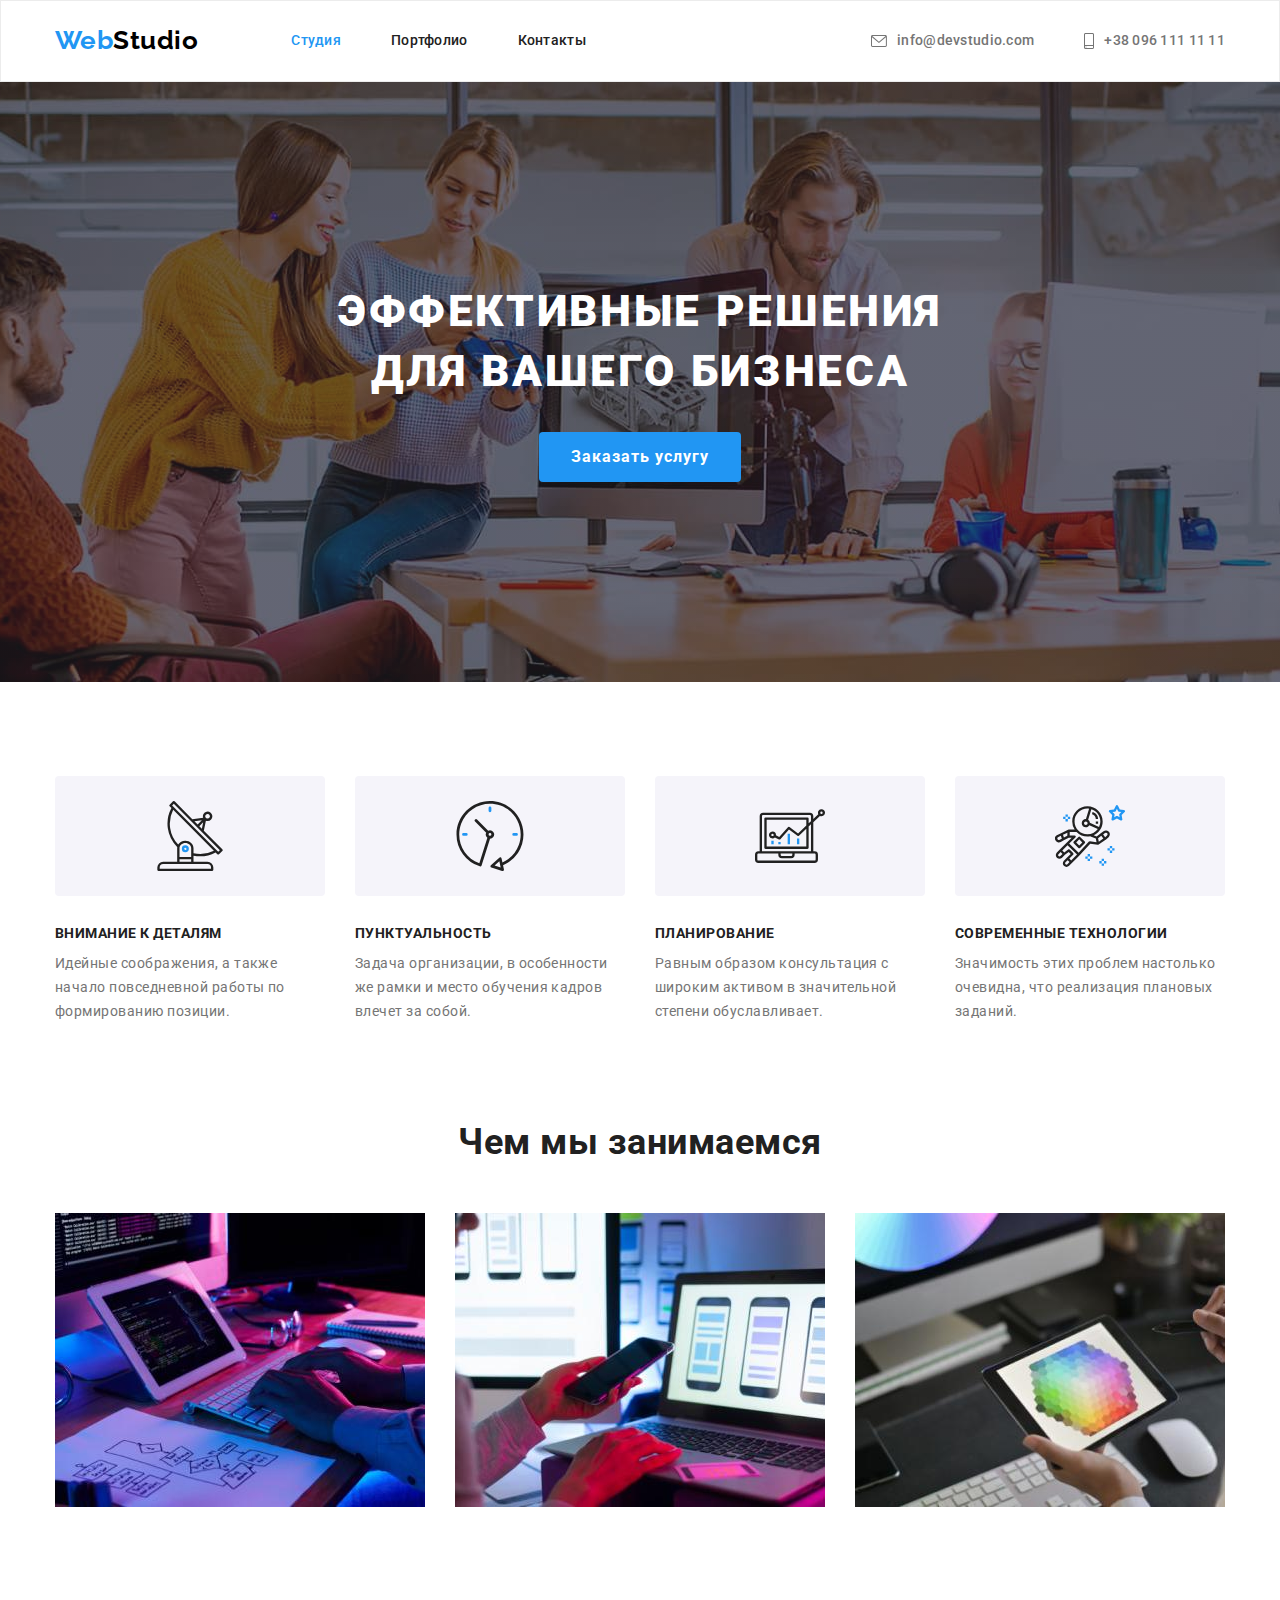
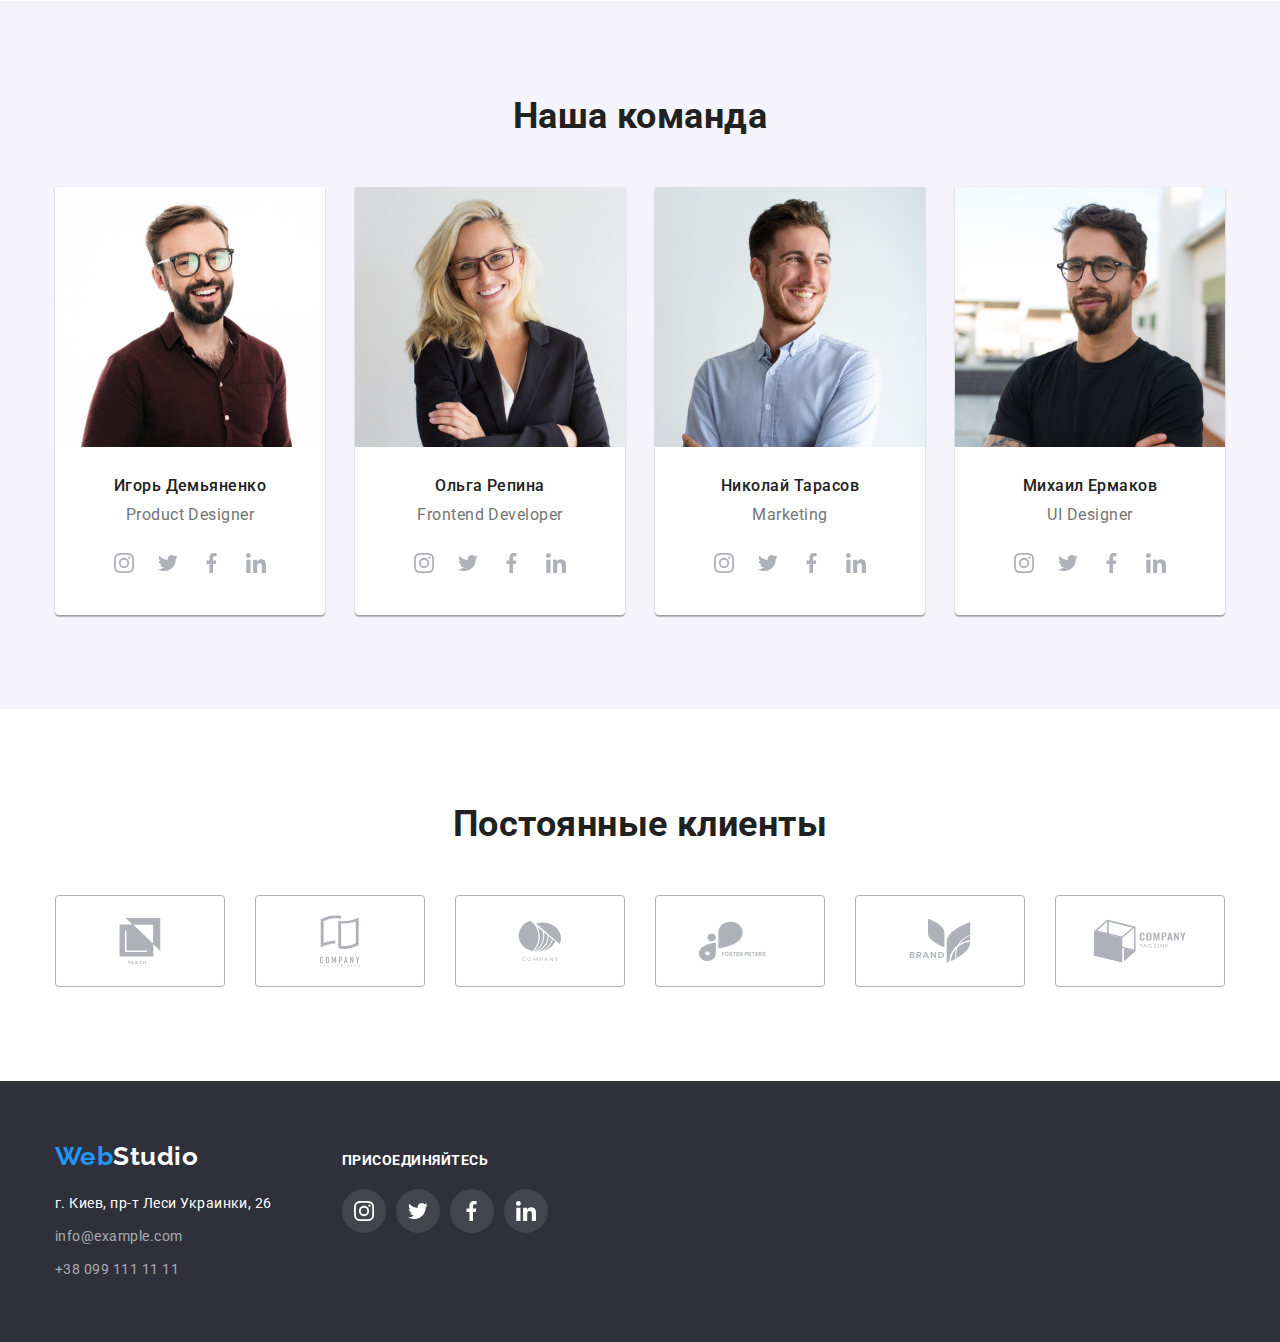
<file: index.html>
<!DOCTYPE html>
<html lang="ru">
<head>
    <meta charset="UTF-8">
    <meta http-equiv="X-UA-Compatible" content="IE=edge">
    <meta name="viewport" content="width=device-width, initial-scale=1.0">
    <title>Студия</title>
    <link rel="preconnect" href="https://fonts.googleapis.com">
    <link rel="preconnect" href="https://fonts.gstatic.com" crossorigin>
    <link 
        href="https://fonts.googleapis.com/css2?family=Raleway:wght@700&family=Roboto:wght@400;500;700;900&display=swap" 
        rel="stylesheet">
    <link rel="stylesheet" href="https://cdnjs.cloudflare.com/ajax/libs/modern-normalize/1.1.0/modern-normalize.min.css">
    <link rel="stylesheet" href="./css/styles.css">
</head>
<body>  
    <!--1 блок - логотип, посилання-->
    
    <header class="header">
     <div class="container header-container">
       <nav class="header-navigation">
            <a class="header-logo link" href="/"><span class="colortext-web"> Web</span>Studio</a>
            <ul class="header-list list">
                <li class="header-item"><a href="./index.html" class="header-link link current">Студия</a></li>
                <li class="header-item"><a href="./portfolio.html" class="header-link link">Портфолио</a></li>
                <li class="header-item"><a href="/" class="header-link link">Контакты</a></li>
            </ul>
       </nav>
        <div class="header-tel-mail"> 
            <ul class="header-list list">
                <li class="header-item icon">
                    <a href="mailto:info@devstudio.com" class="header-mail link">
                        <svg class="header-icon" width="16px" height="12px" >
                            <use href="./images/sprite.svg#icon-envelope" class="envelop"></use>
                        </svg> info@devstudio.com</a></li>
                <li class="header-item icon">
                    <a href="tel:+380961111111" class="header-tel link">
                        <svg class="header-icon" width="10px" height="16px">
                            <use href="./images/sprite.svg#icon-smartphone"></use>
                        </svg>+38 096 111 11 11</a></li>
            </ul>
        </div>
    </div>

    </header>
    <!-- основний блок - заголовок, кнопка тощо-->
    <main class="main ">
        <section class="hero section">
            <div class="container">
                <h1 class="hero-title">Эффективные решения для вашего бизнеса</h1>
                <button class="hero-btn" type="button">Заказать услугу</button>
            </div>
        </section>

        <!--опис якостей-->
        <section class="feature section">
            <div class="container">
            <!--<h2 class="feature-title">Особенности</h2>--> 
                <ul class="feature-list list">
                    <li class="feature-item">
                        <div class="image-section">
                        <svg class="image-icon" width="70" height="70">
                            <use href="./images/sprite.svg#icon-antenna-1"></use>
                        </svg></div>
                        <h3 class="feature-third-title">Внимание к деталям</h3>
                        <p class="feature-text">Идейные соображения, а также начало повседневной работы по формированию позиции.</p>
                    </li>
                    <li class="feature-item">
                        <div class="image-section">
                        <svg class="image-icon" width="70" height="70" >
                            <use href="./images/sprite.svg#icon-clock-1" ></use>
                        </svg></div>
                        <h3 class="feature-third-title">Пунктуальность</h3>
                        <p class="feature-text">Задача организации, в особенности же рамки и место обучения кадров влечет за собой.</p>
                    </li>
                    <li class="feature-item">
                       <div class="image-section">
                            <svg class="image-icon" width="70px" height="70px">
                            <use href="./images/sprite.svg#icon-diagram-1" ></use>
                        </svg></div>
                        <h3 class="feature-third-title">Планирование</h3>
                        <p class="feature-text">Равным образом консультация с широким активом в значительной степени обуславливает.</p>
                    </li>
                    <li class="feature-item">
                        <div class="image-section">
                            <svg class="image-icon" width="70" height="70">
                            <use href="./images/sprite.svg#icon-astronaut-1"></use>
                        </svg></div>
                        <h3 class="feature-third-title">Современные технологии</h3>
                        <p class="feature-text">Значимость этих проблем настолько очевидна, что реализация плановых заданий.</p>
                    </li>
                </ul>
            </div>
        </section>
        
        <!--Чем мы занимаемся - картинки-->
        <section class="about section">
            <div class="container">
            <h2 class="about-title">Чем мы занимаемся</h2>
                <ul class="about-list list">
                    <li class="about-item">
                        <img src="./images/1-img1.jpg" 
                        alt="написание кода" 
                        width="370"
                        height="294">
                    </li>
                    <li class="about-item">
                        <img src="./images/1-img2.jpg"
                        alt="создание макета телефона"
                        width="370"
                        height="294">
                        </li>
                    <li class="about-item">
                        <img src="./images/1-img3.jpg" 
                        alt="выбор палитры цветов для сайта" 
                        width="370"
                        height="294">
                    </li>
                </ul>
            </div>
        </section>

        <!--наша команда-->
        <section class="team section">
            <div class="container">
            <h2 class="team-title">Наша команда</h2>
                <ul class="team-list list">
                    <li class="team-item">
                        <img src="./images/2-img1.jpg" alt="Игорь Демьяненко улыбается "
                        width="270"
                        height="260">
                        <div class="team-name">
                            <h3 class="team-third-title">Игорь Демьяненко</h3>
                            <p class="team-text" lang="en">Product Designer</p>
                            <ul class="team-list-icon list">
                                 <li class="team-item-icon "><a href="" class="social">
                                    <svg class="social-icon" width="20px" height="20px">
                                        <use href="./images/sprite.svg#icon-instagram-2" class="envelop"></use>
                                    </svg></a>
                                 </li>
                                <li class="team-item-icon "><a href="" class="social">
                                    <svg class="social-icon" width="20px" height="20px">
                                        <use href="./images/sprite.svg#icon-twitter" class="envelop"></use>
                                    </svg></a>
                                </li>
                                <li class="team-item-icon "><a href="" class="social">
                                    <svg class="social-icon" width="20px" height="20px">
                                        <use href="./images/sprite.svg#icon-facebook" class="envelop"></use>
                                    </svg></a>
                                </li>
                                <li class="team-item-icon "><a href="" class="social">
                                    <svg class="social-icon" width="20px" height="20px">
                                        <use href="./images/sprite.svg#icon-linkedin-1" class="envelop"></use>
                                    </svg></a>
                                </li>
                            </ul>
                        </div>
                    </li>
                    <li class="team-item">
                        <img src="./images/2-img2.jpg"  alt="Ольга Репина улыбается" 
                        width="270"
                        height="260">
                        <div class="team-name">
                            <h3 class="team-third-title">Ольга Репина</h3>
                            <p class="team-text" lang="en">Frontend Developer</p>
                            <ul class="team-list-icon list">
                                <li class="team-item-icon "><a href="" class="social">
                                    <svg class="social-icon" width="20px" height="20px">
                                        <use href="./images/sprite.svg#icon-instagram-2" class="envelop"></use>
                                    </svg></a>
                                </li>
                                <li class="team-item-icon "><a href="" class="social">
                                    <svg class="social-icon" width="20px" height="20px">
                                        <use href="./images/sprite.svg#icon-twitter" class="envelop"></use>
                                    </svg></a>
                                </li>
                                <li class="team-item-icon "><a href="" class="social">
                                    <svg class="social-icon" width="20px" height="20px">
                                        <use href="./images/sprite.svg#icon-facebook" class="envelop"></use>
                                    </svg></a>
                                </li>
                                <li class="team-item-icon "><a href="" class="social">
                                    <svg class="social-icon" width="20px" height="20px">
                                        <use href="./images/sprite.svg#icon-linkedin-1" class="envelop"></use>
                                    </svg></a>
                                </li>
                                </ul>
                        </div>
                    </li>
                    <li class="team-item">
                        <img src="./images/2-img3.jpg" alt="Николай Тарасов улыбается" 
                        width="270"
                        height="260">
                        <div class="team-name">
                            <h3 class="team-third-title">Николай Тарасов</h3>
                            <p class="team-text" lang="en">Marketing</p>
                            <ul class="team-list-icon list">
                                <li class="team-item-icon "><a href="" class="social">
                                    <svg class="social-icon" width="20px" height="20px">
                                        <use href="./images/sprite.svg#icon-instagram-2" class="envelop"></use>
                                    </svg></a>
                                </li>
                                <li class="team-item-icon "><a href="" class="social">
                                    <svg class="social-icon" width="20px" height="20px">
                                        <use href="./images/sprite.svg#icon-twitter" class="envelop"></use>
                                    </svg></a>
                                </li>
                                <li class="team-item-icon "><a href="" class="social">
                                    <svg class="social-icon" width="20px" height="20px">
                                        <use href="./images/sprite.svg#icon-facebook" class="envelop"></use>
                                    </svg></a>
                                </li>
                                <li class="team-item-icon "><a href="" class="social">
                                    <svg class="social-icon" width="20px" height="20px">
                                        <use href="./images/sprite.svg#icon-linkedin-1" class="envelop"></use>
                                    </svg></a>
                                </li>
                                </ul>
                        </div>  
                    </li>
                    <li class="team-item">
                        <img src="./images/2-img4.jpg"  alt="Михаил Ермаков улыбается" 
                        width="270" 
                        height="260">
                        <div class="team-name">
                            <h3 class="team-third-title">Михаил Ермаков</h3>
                            <p class="team-text" lang="en">UI Designer</p>
                            <ul class="team-list-icon list">
                                 <li class="team-item-icon "><a href="" class="social">
                                    <svg class="social-icon" width="20px" height="20px">
                                        <use href="./images/sprite.svg#icon-instagram-2" class="envelop"></use>
                                    </svg></a>
                                 </li>
                                <li class="team-item-icon "><a href="" class="social">
                                    <svg class="social-icon" width="20px" height="20px">
                                        <use href="./images/sprite.svg#icon-twitter" class="envelop"></use>
                                    </svg></a>
                                </li>
                                <li class="team-item-icon "><a href="" class="social">
                                    <svg class="social-icon" width="20px" height="20px">
                                        <use href="./images/sprite.svg#icon-facebook" class="envelop"></use>
                                    </svg></a>
                                </li>
                                <li class="team-item-icon "><a href="" class="social">
                                    <svg class="social-icon" width="20px" height="20px">
                                        <use href="./images/sprite.svg#icon-linkedin-1" class="envelop"></use>
                                    </svg></a>
                                </li>
                                </ul>
                        </div>
                    </li>
                </ul>
            </div>
        </section>

        <section class="client">
            <div class="container">
                <h2 class="client-title">Постоянные клиенты</h2>
                <ul class="client-list list">
                    <li class="client-item link"><a href="" class="client-link">
                        <svg class="client-icon" width="46" height="46.7">
                            <use href="./images/sprite.svg#icon-YA-Co"></use>
                        </svg>
                    </a></li>
                    <li class="client-item link"><a href="/" class="client-link">
                        <svg class="client-icon"  width="40" height="52">
                            <use href="./images/sprite.svg#icon-Company-here"></use>
                       </svg>
                      </a></li>
                    <li class="client-item link"><a href="/" class="client-link">
                        <svg class="client-icon"  width="43.46" height="41.18">
                                <use href="./images/sprite.svg#icon-Company"></use>
                        </svg>
                    </a></li>                  
                    <li class="client-item link"><a href="/" class="client-link">
                        <svg class="client-icon"  width="84.44" height="40.62">
                           <use href="./images/sprite.svg#icon-Foster-Peters"></use>
                        </svg>
                    </a></li>
                    <li class="client-item link"><a href="/" class="client-link">
                         <svg class="client-icon"  width="62.54" height="45.43">
                               <use href="./images/sprite.svg#icon-Brand"></use>
                        </svg>
                    </a></li>
                    <li class="client-item link"><a href="/" class="client-link">
                        <svg class="client-icon"  width="93.79" height="43.93">
                            <use href="./images/sprite.svg#icon-Company-tag-line"></use>
                         </svg>
                    </a></li>
                </ul>
            </div>
        </section>
    </main>
    <!--Подвал-->
    <footer class="footer">
        <div class="container pulse">
            <div class="footer-boxlogo">
                    <a class="footer-logo link" href="/"><span class="colortext-web"> Web</span>Studio</a>
                    <address class="footer-adress">
                        <ul class="footer-list list">
                            <li class="footer-item link"><a href="https://goo.gl/maps/DAEXvJHMG6pkdcDC8" 
                                target="_blank" 
                                rel="noopener noreferrer" class="footer-map link">г. Киев, пр-т Леси Украинки, 26</a></li>
                            <li class="footer-item link"><a href="mailto:info@example.com" class="footer-mail link">info@example.com</a></li>
                            <li class="footer-item link"><a href="tel:+380991111111" class="footer-tel link">+38 099 111 11 11</a></li>
                        </ul>
                    </address>
            </div>
               <div class="footer-icon">
                    <p class="footer-third-title">ПРИСОЕДИНЯЙТЕСЬ</p>
                    <ul class="footer-list-icon list">
                        <li class="footer-item-icon "><a href="" class="footer-social">
                            <svg class="social-icon" width="20px" height="20px">
                                <use href="./images/sprite.svg#icon-instagram-2"></use>
                            </svg></a>
                        </li>
                        <li class="footer-item-icon "><a href="" class="footer-social">
                            <svg class="social-icon" width="20px" height="20px">
                                <use href="./images/sprite.svg#icon-twitter" ></use>
                            </svg></a>
                        </li>
                        <li class="footer-item-icon "><a href="" class="footer-social">
                            <svg class="social-icon" width="20px" height="20px">
                                <use href="./images/sprite.svg#icon-facebook"></use>
                            </svg></a>
                        </li>
                        <li class="footer-item-icon "><a href="" class="footer-social">
                            <svg class="social-icon" width="20px" height="20px">
                                <use href="./images/sprite.svg#icon-linkedin-1" ></use>
                            </svg></a>
                        </li>
                     </ul>
                </div>
        </div>
    </footer>
</body>
</html>
</file>
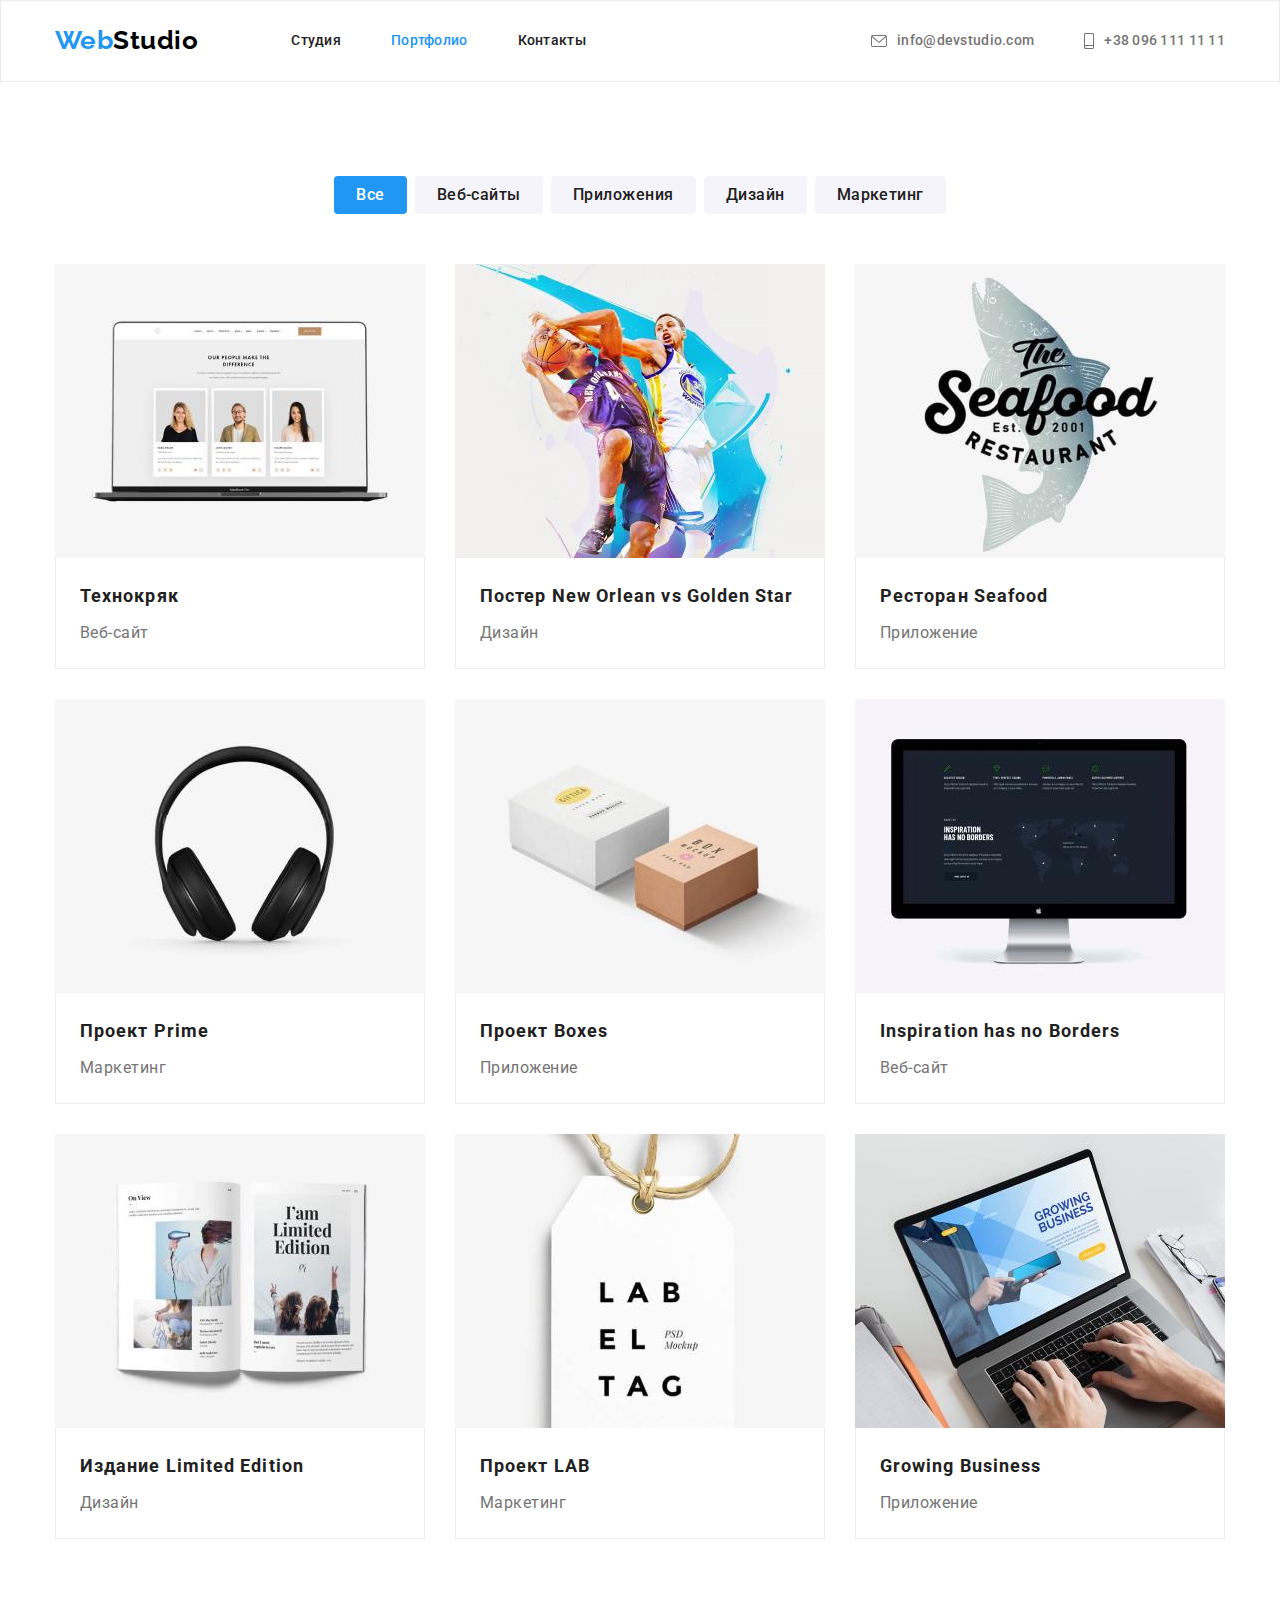
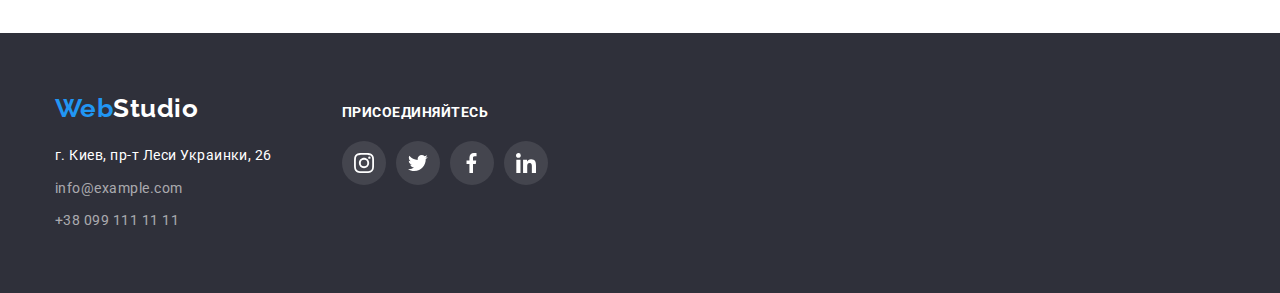
<file: portfolio.html>
<!DOCTYPE html>
<html lang="ru">
<head>
    <meta charset="UTF-8">
    <meta http-equiv="X-UA-Compatible" content="IE=edge">
    <meta name="viewport" content="width=device-width, initial-scale=1.0">
    <title>Портфолио</title>
    <link rel="preconnect" href="https://fonts.googleapis.com">
    <link rel="preconnect" href="https://fonts.gstatic.com" crossorigin>
    <link 
        href="https://fonts.googleapis.com/css2?family=Raleway:wght@700&family=Roboto:wght@400;500;700;900&display=swap"
        rel="stylesheet">
    <link rel="stylesheet" href="https://cdnjs.cloudflare.com/ajax/libs/modern-normalize/1.1.0/modern-normalize.min.css">     
    <link rel="stylesheet" href="./css/styles.css">
</head>
<body>
    <!--1 блок - логотип, посилання-->
    
    <header class="header">
        <div class="container header-container">
            <nav class="header-navigation">
                <a class="header-logo link" href="/"><span class="colortext-web"> Web</span>Studio</a>
                <ul class="header-list list">
                    <li class="header-item"><a href="./index.html" class="header-link link">Студия</a></li>
                    <li class="header-item"><a href="./portfolio.html" class="header-link link current">Портфолио</a></li>
                    <li class="header-item"><a href="/" class="header-link link">Контакты</a></li>
                </ul>
            </nav>
        <div class="header-tel-mail">
            <ul class="header-list list">
                <li class="header-item icon">
                    <a href="mailto:info@devstudio.com" class="header-mail link">
                        <svg class="header-icon" width="16px" height="12px">
                            <use href="./images/sprite.svg#icon-envelope" class="envelop"></use>
                        </svg> info@devstudio.com</a>
                </li>
                <li class="header-item icon">
                    <a href="tel:+380961111111" class="header-tel link">
                        <svg class="header-icon" width="10px" height="16px">
                            <use href="./images/sprite.svg#icon-smartphone"></use>
                        </svg>+38 096 111 11 11</a>
                </li>
            </ul>
        </div>
        </div>
    </header>
    

    <!-- основний блок -->
    <main class="main">
        <section class="mainhero section"> 
            <div class="container">
            <h1 hidden>НАБОР ПРОЕКТОВ</h1>
                <ul class="mainhero-listbtn list">
                    <li class="mainhero-item"><button class="mainhero-btn current" type="button">Все</button></li>
                    <li class="mainhero-item"><button class="mainhero-btn" type="button">Веб-сайты</button></li>
                    <li class="mainhero-item"><button class="mainhero-btn" type="button">Приложения</button></li>
                    <li class="mainhero-item"><button class="mainhero-btn" type="button">Дизайн</button></li>
                    <li class="mainhero-item"><button class="mainhero-btn" type="button">Маркетинг</button></li>
                </ul>
            <ul class="mainhero-list list">
                <li  class="mainhero-pictures "><a href="" class="mainhero-card link">
                    <img src="./images/3-img1.jpg" alt="Технокряк" width="370" height="294">
                    <div class="mainhero-name">
                        <h2 class="mainhero-title">Технокряк</h2>
                        <p class="mainhero-text">Веб-сайт</p>
                    </div></a>
                </li>
                <li class="mainhero-pictures"><a href="" class="mainhero-card link">
                    <img src="./images/3-img2.jpg" alt="Игра в баскетбол" width="370" height="294">
                    <div class="mainhero-name">
                        <h2 class="mainhero-title" lang="en">Постер New Orlean vs Golden Star</h2>
                        <p class="mainhero-text">Дизайн</p>
                    </div></a>
                </li>
                <li class="mainhero-pictures"><a href="" class="mainhero-card link">
                    <img src="./images/3-img3.jpg" alt="логотип ресторана" width="370" height="294">
                    <div class="mainhero-name">
                        <h2 class="mainhero-title" lang="en">Ресторан Seafood</h2>
                        <p class="mainhero-text">Приложение</p>
                    </div></a>
                </li>
                <li class="mainhero-pictures"><a href="" class="mainhero-card link">
                    <img src="./images/3-img4.jpg" alt="Наушники" width="370" height="294">
                    <div class="mainhero-name">
                        <h2 class="mainhero-title" lang="en">Проект Prime</h2>
                        <p class="mainhero-text">Маркетинг</p>
                    </div></a>
                </li>
                <li class="mainhero-pictures"><a href="" class="mainhero-card link">
                    <img src="./images/3-img5.jpg" alt="две коробки" width="370" height="294">
                    <div class="mainhero-name">
                        <h2 class="mainhero-title" lang="en">Проект Boxes</h2>
                        <p class="mainhero-text">Приложение</p>
                    </div></a>
                </li>
                <li class="mainhero-pictures"><a href="" class="mainhero-card link">
                    <img src="./images/3-img6.jpg" alt="екран компьютера" width="370" height="294">
                    <div class="mainhero-name">
                        <h2 class="mainhero-title" lang="en">Inspiration has no Borders</h2>
                        <p class="mainhero-text">Веб-сайт</p>
                    </div></a>
                </li>
                <li class="mainhero-pictures"><a href="" class="mainhero-card link">
                    <img src="./images/3-img7.jpg" alt="книга" width="370" height="294">
                    <div class="mainhero-name">
                        <h2 class="mainhero-title" lang="en">Издание Limited Edition</h2>
                        <p class="mainhero-text">Дизайн</p>
                    </div></a>
                </li>
                <li class="mainhero-pictures"><a href="" class="mainhero-card link">
                    <img src="./images/3-img8.jpg" alt="логотип проекта" width="370" height="294">
                    <div class="mainhero-name">
                        <h2 class="mainhero-title" lang="en">Проект LAB</h2>
                        <p class="mainhero-text">Маркетинг</p>
                    </div></a>
                </li>
                <li class="mainhero-pictures"><a href="" class="mainhero-card link">
                    <img src="./images/3-img9.jpg" alt="работа за ноутбуком" width="370" height="294">
                    <div class="mainhero-name">
                        <h2 class="mainhero-title" lang="en">Growing Business</h2>
                        <p class="mainhero-text">Приложение</p>
                    </div></a>
                </li>
            </ul>
            </div>
        </section>
    </main>

    <!--Подвал-->
<footer class="footer">
    <div class="container pulse">
        <div class="footer-boxlogo">
            <a class="footer-logo link" href="/"><span class="colortext-web"> Web</span>Studio</a>
            <address class="footer-adress">
                <ul class="footer-list list">
                    <li class="footer-item link"><a href="https://goo.gl/maps/DAEXvJHMG6pkdcDC8" target="_blank"
                            rel="noopener noreferrer" class="footer-map link">г. Киев, пр-т Леси Украинки, 26</a></li>
                    <li class="footer-item link"><a href="mailto:info@example.com"
                            class="footer-mail link">info@example.com</a></li>
                    <li class="footer-item link"><a href="tel:+380991111111" class="footer-tel link">+38 099 111 11
                            11</a></li>
                </ul>
            </address>
        </div>
        <div class="footer-icon">
            <p class="footer-third-title">ПРИСОЕДИНЯЙТЕСЬ</p>
            <ul class="footer-list-icon list">
                <li class="footer-item-icon "><a href="" class="footer-social">
                    <svg class="social-icon" width="20px" height="20px">
                        <use href="./images/sprite.svg#icon-instagram-2"></use>
                  </svg></a>
                </li>
                <li class="footer-item-icon "><a href="" class="footer-social">
                     <svg class="social-icon" width="20px" height="20px">
                        <use href="./images/sprite.svg#icon-twitter"></use>
                      </svg></a>
                </li>
                <li class="footer-item-icon "><a href="" class="footer-social">
                     <svg class="social-icon" width="20px" height="20px">
                        <use href="./images/sprite.svg#icon-facebook"></use>
                     </svg></a>
                  </li>
                 <li class=" footer-item-icon "><a href="" class=" footer-social">
                      <svg class="social-icon" width="20px" height="20px">
                        <use href="./images/sprite.svg#icon-linkedin-1"></use>
                    </svg></a>
                </li>
            </ul>
        </div>
    </div>
</footer>
</body>
</html>
</file>
<file: css/styles.css>
html {
  box-sizing: border-box;
}
*,
*::after,
*::before {
  box-sizing: inherit;
}

:root {
  --white-color: #ffffff;
  --white-light-color: #f5f4fa;
  --white-middle-color: 1px solid #eeeeee;

  --black-color: #000000;
  --black-light-color: #212121;
  --black-shadow-color: rgba(0, 0, 0, 0.15);
  --black-blue-color: #2f303a;

  --grey-color: #757575;
  --grey-light-color: rgba(255, 255, 255, 0.6);
  --grey-muddy-color: rgba(175, 177, 184, 1);
  --grey-black-color: 0px 1px 3px rgba(0, 0, 0, 0.12),
    0px 1px 1px rgba(0, 0, 0, 0.14), 0px 2px 1px rgba(0, 0, 0, 0.2);
  --grey-middle-color: 1px solid #ececec;
  --grey-html-color: #e5e5e5;

  --blue-light-color: #2196f3;
}

body {
  margin: auto;
  font-family: "Roboto", sans-serif;
  letter-spacing: 0.03em;
  background-color: var(--white-color);
  color: var(--grey-color);
}

h1,
h2,
h3,
h4,
h5,
h6,
p {
  margin: 0px;
}
ul {
  margin: 0px;
  padding: 0px;
}
img {
  display: block;
  max-width: 100%;
  height: auto;
}

.container {
  margin-left: auto;
  margin-right: auto;
  width: 1200px;
  padding-left: 15px;
  padding-right: 15px;
}
.section {
  padding-top: 94px;
  padding-bottom: 94px;
}
.list {
  padding: 0px;
  margin: 0px;
  list-style: none;
}

.link {
  text-decoration: none;
}

/*-----1 блок - логотип, посилання------*/
.header {
  margin-left: auto;
  margin-right: auto;
  border: var(--grey-middle-color);
}

.header-logo,
.footer-logo {
  font-family: "Raleway", sans-serif;
  font-style: normal;
  font-weight: 700;
  font-size: 26px;
  line-height: 1.19;
}

.header-logo {
  display: inline-block;
  padding-top: 24px;
  padding-bottom: 25px;
  margin-right: 93px;
  color: var(--black-color);
}

.header-item {
  margin-right: 50px;
}
.header-item:last-child {
  margin-right: 0px;
}
.colortext-web {
  color: var(--blue-light-color);
}
.header-navigation {
  display: flex;
  align-items: center;
}
.header-list {
  display: flex;
  align-items: center;
}
.header-container {
  display: flex;
  align-items: center;
}
.header-tel-mail {
  margin-left: auto;
}
.header-link {
  display: inline-block;
  padding-top: 32px;
  padding-bottom: 32px;
  font-weight: 500;
  font-size: 14px;
  line-height: 1.14;
  letter-spacing: 0.02em;
  color: var(--black-light-color);
}
.header-icon {
  margin-right: 10px;
  fill: currentColor;
}
.icon:hover,
.icon:focus {
  fill: var(--blue-light-color);
}

.header-mail {
  display: flex;
  align-items: center;
}

.header-mail,
.header-tel {
  display: flex;
  padding-top: 32px;
  padding-bottom: 32px;
  font-weight: 500;
  font-size: 14px;
  line-height: 1.14;
  letter-spacing: 0.02em;
  color: var(--grey-color);
}
.header-link:hover,
.header-link:focus,
.header-mail:hover,
.header-mail:focus,
.header-tel:hover,
.header-tel:focus,
.footer-map:hover,
.footer-map:focus,
.footer-mail:hover,
.footer-mail:focus,
.footer-tel:hover,
.footer-tel:focus {
  color: var(--blue-light-color);
}

.header-link.current {
  color: var(--blue-light-color);
}

/*----------Oсновний блок------------*/
.hero {
  text-align: center;
}
.hero-title {
  margin-left: auto;
  margin-right: auto;
  margin-bottom: 30px;
  width: 696px;
  height: 120px;
  font-weight: 900;
  font-size: 44px;
  line-height: 1.36;
  letter-spacing: 0.06em;
  text-transform: uppercase;
  color: var(--white-color);
}
.hero-btn {
  display: inline-block;
  padding: 10px 32px;
  font-family: "Roboto", sans-serif;
  font-style: normal;
  font-weight: 700;
  font-size: 16px;
  line-height: 1.87;
  align-items: center;
  letter-spacing: 0.06em;
  color: var(--white-color);
  background: var(--blue-light-color);
  border: 0px;
  border-radius: 4px;
}

.hero-btn,
.mainhero-btn {
  cursor: pointer;
}

.hero {
  max-width: 1600px;
  height: 600px;
  padding-top: 200px;
  padding-bottom: 200px;
  margin-left: auto;
  margin-right: auto;
  margin-bottom: 0px;
  background-color: var(--black-blue-color);
  background-image: linear-gradient(
      to right,
      rgba(47, 48, 58, 0.4),
      rgba(47, 48, 58, 0.4)
    ),
    url(../images/0-Img0.jpg);
  background-repeat: no-repeat;
  background-position: center;
}

/*-------опис якостей------*/

/*.feature-title {
  font-weight: 700;
  font-size: 36px;
  line-height: 1.17;
  text-align: center;
  letter-spacing: 0.03em;
  color: var(--black-light-color);
}*/

.feature-list {
  display: flex;
}
.feature-item:not(:last-child) {
  margin-right: 30px;
}
.feature-third-title {
  margin-bottom: 10px;
  font-weight: 700;
  font-size: 14px;
  line-height: 1.14;
  text-transform: uppercase;
  color: var(--black-light-color);
}

.feature-text {
  width: 270px;
  height: 75px;
  font-weight: 400;
  font-size: 14px;
  line-height: 1.71;
  color: var(--grey-color);
}
.image-section {
  height: 120px;
  margin-bottom: 30px;
  display: flex;
  justify-content: center;
  align-items: center;
  background: var(--white-light-color);
  box-sizing: border-box;
  border-radius: 4px;
}

/*------ABOUT----*/
.about {
  padding-top: 0px;
}
.about-list {
  display: flex;
}
.about-item {
  margin-right: 30px;
}
.about-item:last-child {
  margin-right: 0px;
}
.about-title {
  margin-bottom: 50px;
  font-weight: 700px;
  font-size: 36px;
  line-height: 1.17;
  text-align: center;
  color: var(--black-light-color);
}

/*---TEAM----*/
.team {
  padding-top: 94px;
  padding-bottom: 94px;
  background-color: var(--white-light-color);
}
.team-list {
  display: flex;
}

.team-item {
  margin-right: 30px;
}
.team-item:last-child {
  margin-right: 0px;
}
.team-title {
  margin-bottom: 50px;
  font-weight: 700;
  font-size: 36px;
  line-height: 1.17;
  text-align: center;
  color: var(--black-light-color);
}
.team-third-title {
  margin-bottom: 10px;
  font-weight: 500;
  font-size: 16px;
  line-height: 1.18;
  text-align: center;
  color: var(--black-light-color);
}
.team-text {
  margin-bottom: 16px;
  font-weight: 400;
  font-size: 16px;
  line-height: 1.18;
  text-align: center;
  color: var(--grey-color);
}

.team-item {
  width: 270px;
  top: 1635px;
  background-color: var(--white-color);
  box-shadow: var(--grey-black-color);
  border-radius: 0px 0px 4px 4px;
}
.team-name {
  padding: 30px 32px;
}
.team-list-icon {
  display: flex;
  justify-content: center;
}
.social {
  height: 44px;
  width: 44px;
  margin-right: 10px;
  display: flex;
  justify-content: center;
  align-items: center;
  border-radius: 50%;
  fill: var(--grey-muddy-color);
}
.social:last-child {
  margin-right: 0px;
}
.social:hover,
.social:focus {
  fill: var(--white-color);
  background: var(--blue-light-color);
}

/*----Клиент-----*/
.client {
  padding-top: 94px;
  padding-bottom: 94px;
}
.client-title {
  margin-bottom: 50px;
  font-weight: 700;
  font-size: 36px;
  line-height: 1.17;
  text-align: center;
  color: var(--black-light-color);
}
.client-list {
  display: flex;
  align-items: center;
}
.client-item {
  margin-right: 30px;
}
.client-item:last-child {
  margin-right: 0px;
}
.client-link {
  width: 170px;
  height: 92px;
  display: flex;
  justify-content: center;
  align-items: center;
  border: 1px solid #afb1b8;
  box-sizing: border-box;
  border-radius: 4px;
  fill: var(--grey-muddy-color);
}

.client-link:hover,
.client-link:focus {
  fill: var(--blue-light-color);
  border: 1px solid #2196f3;
}

/*----------FOOTER-------*/
.footer-adress {
  margin-top: 20px;
}
.footer-logo {
  color: var(--white-color);
}
.footer-map {
  display: inline-block;
  font-style: normal;
  font-weight: normal;
  font-size: 14px;
  line-height: 1.71;
  color: var(--white-color);
}

.footer-item {
  margin-bottom: 9px;
}
.footer-item:last-child {
  margin-bottom: 0px;
}

.footer-mail,
.footer-tel {
  display: inline-block;
  font-style: normal;
  font-weight: normal;
  font-size: 14px;
  line-height: 1.71;
  color: var(--grey-light-color);
}
.footer {
  padding-top: 60px;
  padding-bottom: 60px;
  margin-left: auto;
  margin-right: auto;
  background-color: var(--black-blue-color);
}
.pulse {
  display: flex;
  align-items: baseline;
}
.footer-boxlogo {
  margin-right: 70px;
}
.footer-link:hover,
.footer-link:focus {
  color: var(--blue-light-color);
}
.footer-third-title {
  margin-bottom: 20px;
  font-weight: 700;
  font-size: 14px;
  line-height: 1.14;
  color: var(--white-color);
}

.footer-list-icon {
  display: flex;
}
.footer-item-icon {
  margin-right: 10px;
}

.footer-social {
  height: 44px;
  width: 44px;
  display: flex;
  justify-content: center;
  align-items: center;
  border-radius: 50%;
  background: rgba(255, 255, 255, 0.1);
  fill: var(--white-color);
}
.footer-item-icon:last-child {
  margin-right: 0px;
}

.footer-social:hover,
.footer-social:focus {
  background: var(--blue-light-color);
}
/*---------ПОРТФОЛИО-MAIN--------------*/

/*-------BUTTON--------*/

.mainhero-listbtn {
  display: flex;
  justify-content: center;
  margin-bottom: 50px;
}
.mainhero-item {
  margin-right: 8px;
}
.mainhero-item:last-child {
  margin-right: 0px;
}

.mainhero-btn {
  display: inline-block;
  padding: 6px 22px;
  font-family: "Roboto", sans-serif;
  font-style: normal;
  font-weight: 500;
  font-size: 16px;
  line-height: 1.62;
  text-align: center;
  letter-spacing: 0.03em;
  color: var(--black-light-color);
  background-color: var(--white-light-color);
  border: 0px;
  border-radius: 4px;
}

.mainhero-btn:hover,
.mainhero-btn:focus {
  color: var(--white-color);
  background-color: var(--blue-light-color);
  box-shadow: 0 10px 10px -5px rgba(0, 0, 0, 0.3);
}
.mainhero-btn.current {
  color: var(--white-color);
  background-color: var(--blue-light-color);
}
/*----PICTURES----*/

.mainhero-list {
  display: flex;
  flex-wrap: wrap;
}

.mainhero-pictures {
  width: 370px;
  margin-right: 30px;
  margin-bottom: 30px;
}
.mainhero-pictures:nth-last-child(-n + 3) {
  margin-bottom: 0px;
}
.mainhero-pictures:nth-child(3n) {
  margin-right: 0px;
}
.mainhero-card:hover,
.mainhero-card:focus {
  box-shadow: 0px 1px 1px rgba(0, 0, 0, 0.12), 0px 4px 4px rgba(0, 0, 0, 0.06),
    1px 4px 6px rgba(0, 0, 0, 0.16);
}
.mainhero-card {
  display: block;
}

.mainhero-name {
  padding: 20px 24px;
  border: var(--white-middle-color);
  border-top: 0px;
}
.mainhero-title {
  margin-bottom: 4px;
  font-weight: 700;
  font-size: 18px;
  line-height: 2;
  letter-spacing: 0.06em;
  color: var(--black-light-color);
}
.mainhero-text {
  font-size: 16px;
  line-height: 1.87;
  color: var(--grey-color);
}

/*-----------DONE----------------*/
</file>
